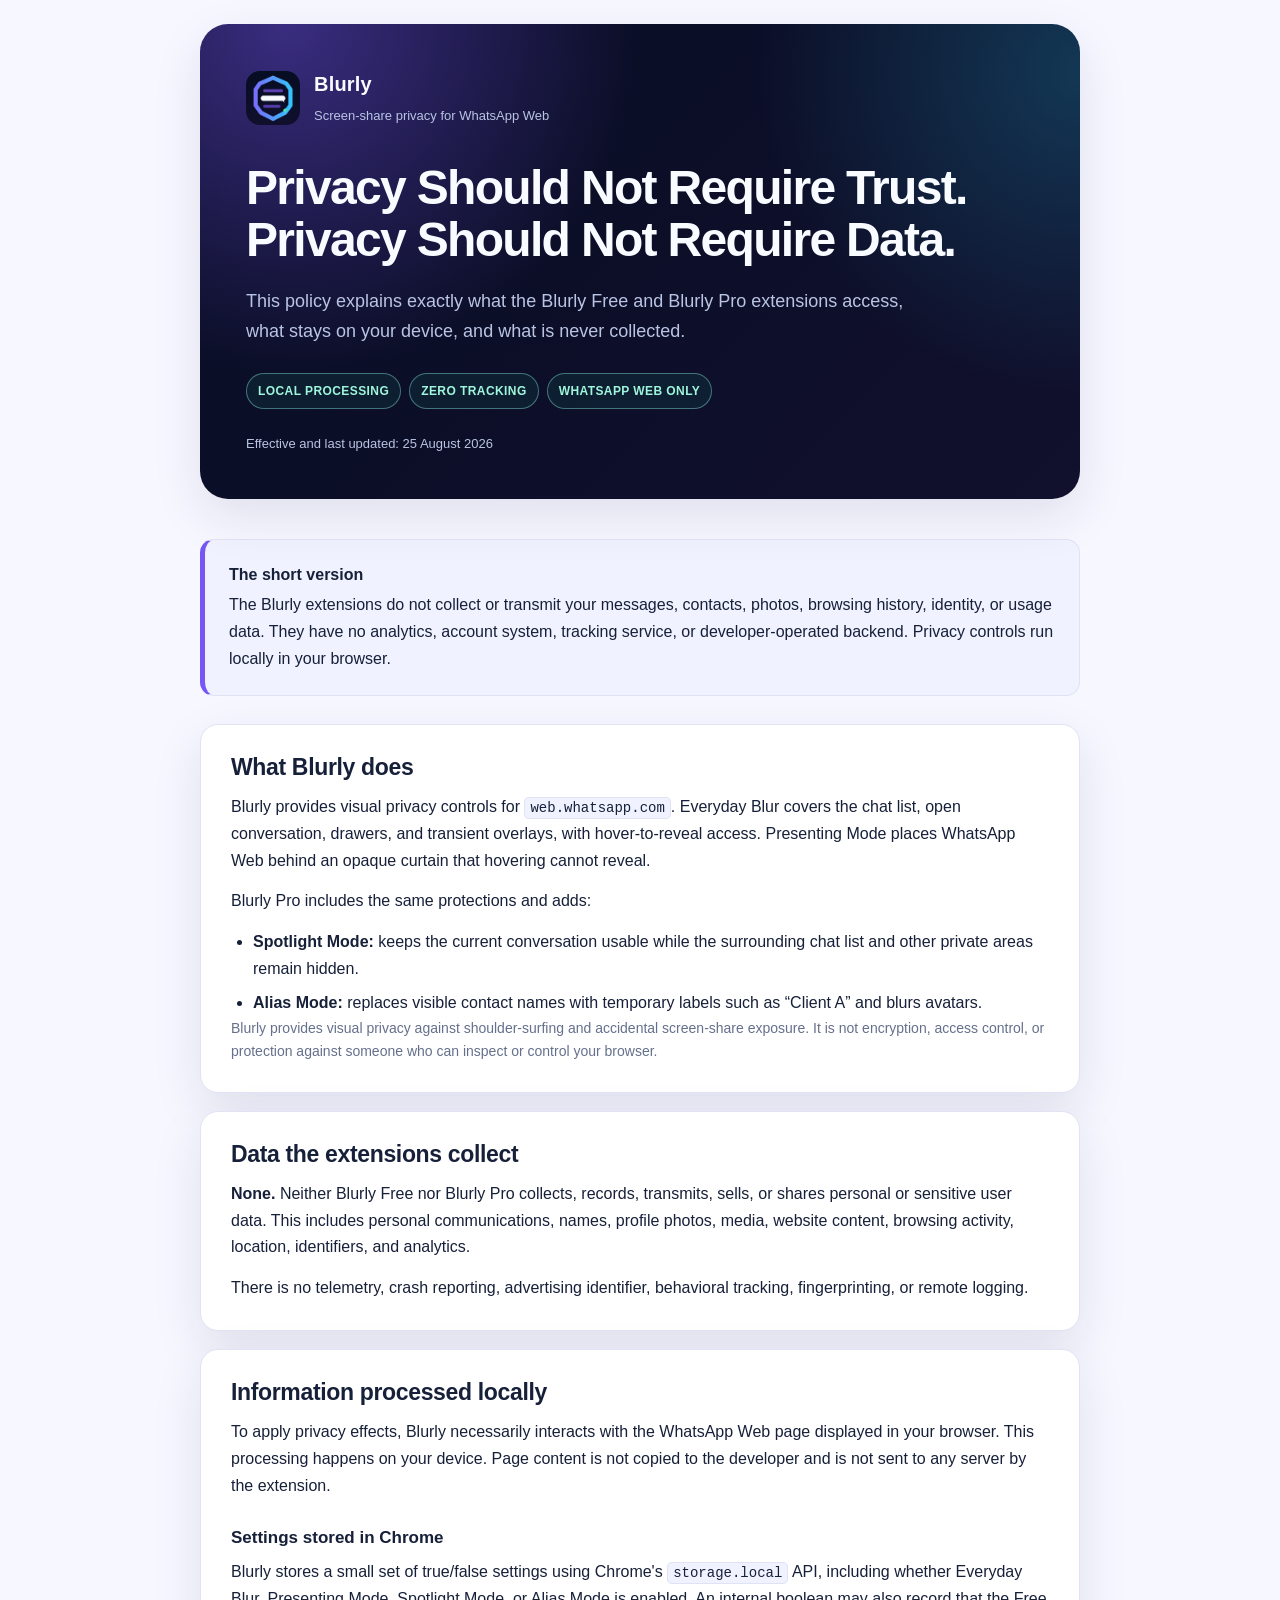
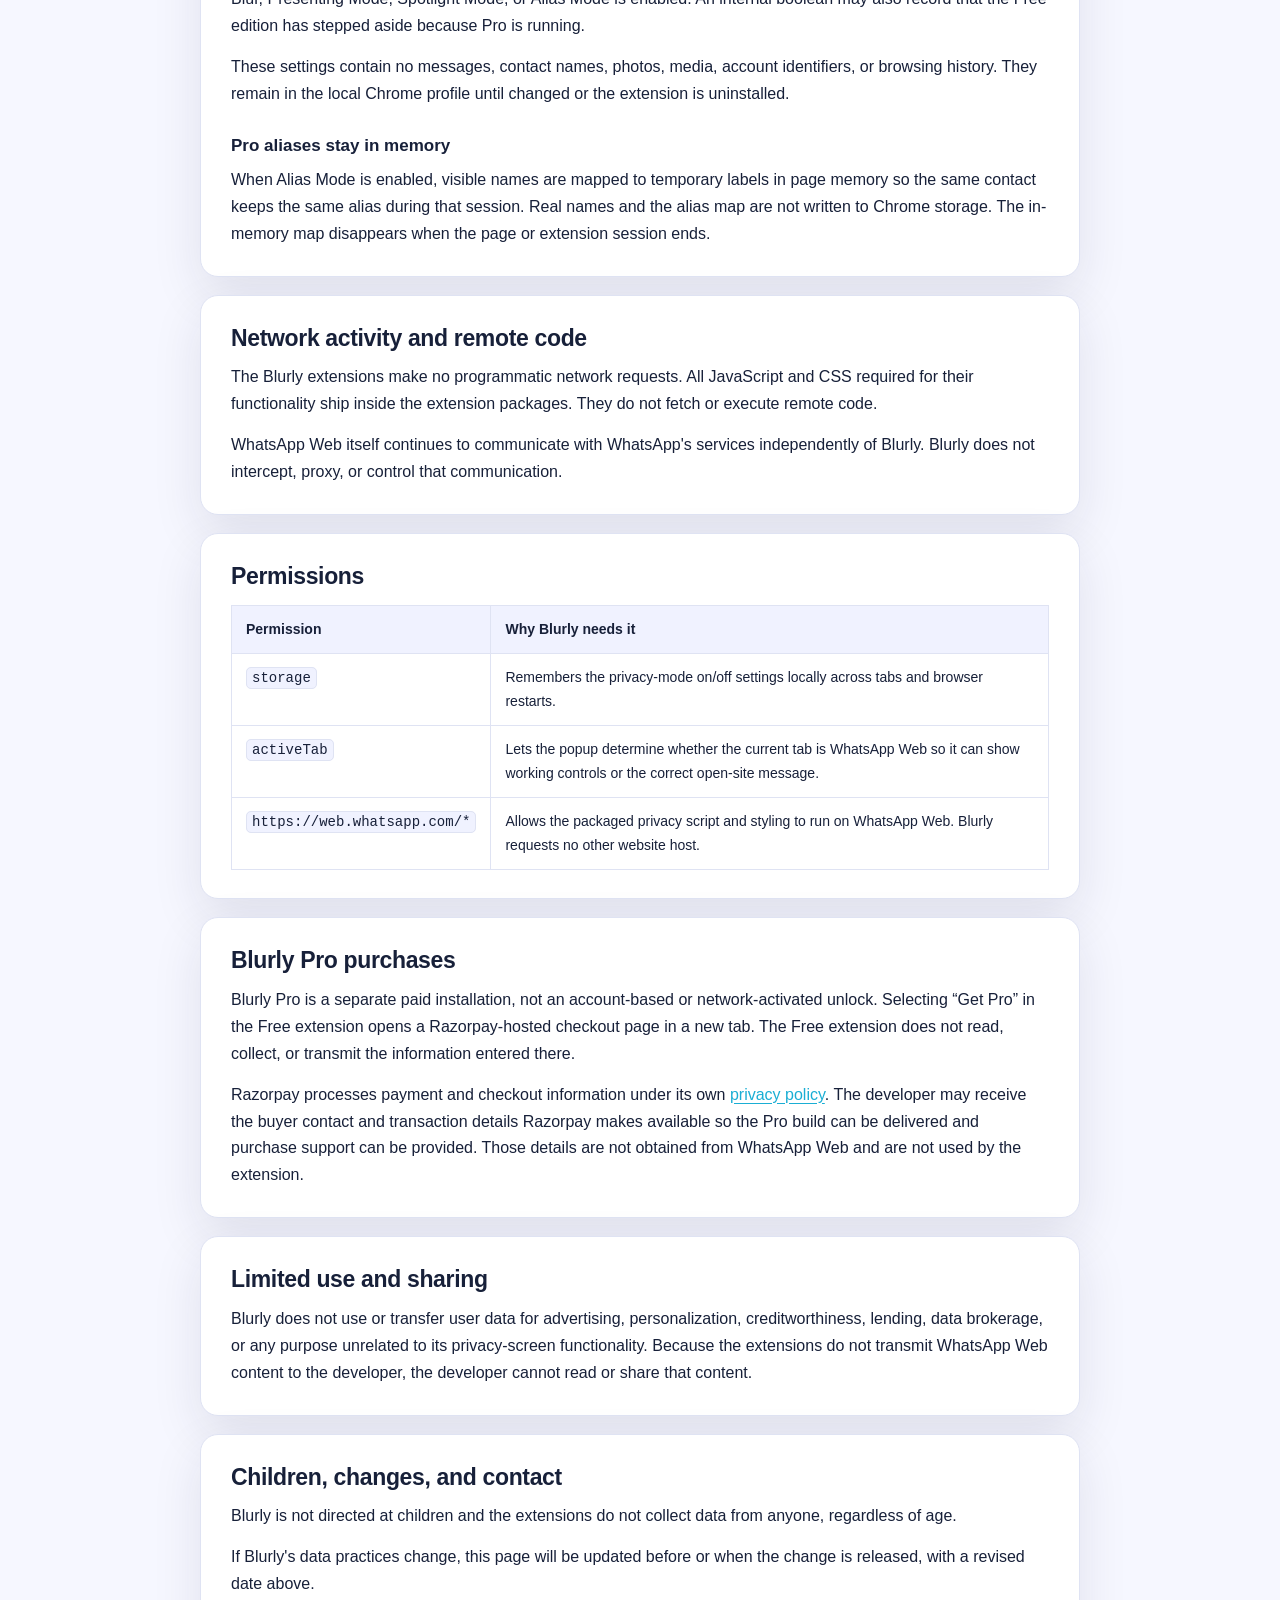
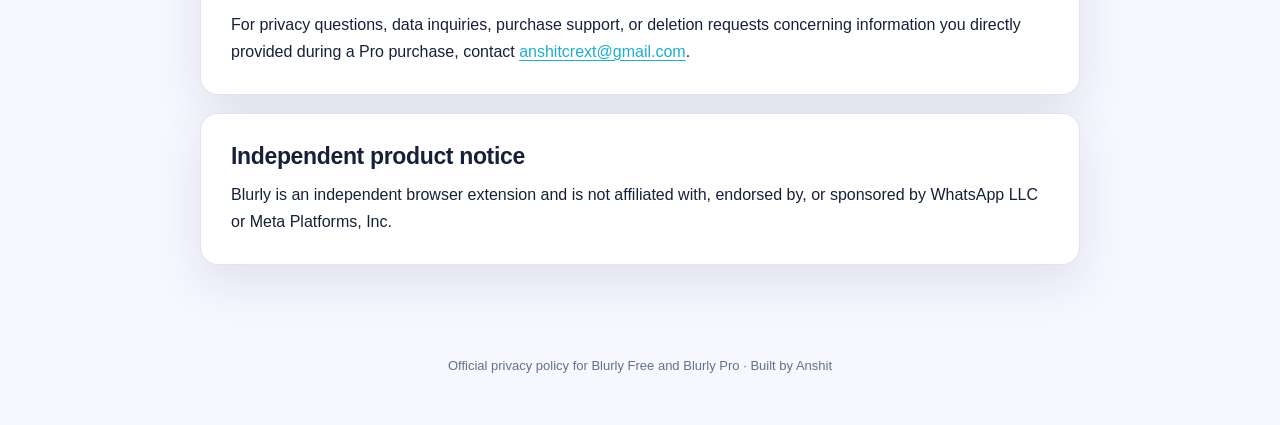
<file: docs/index.html>
<!doctype html>
<html lang="en">
<head>
<meta charset="utf-8" />
<meta name="viewport" content="width=device-width, initial-scale=1" />
<meta name="description" content="Privacy policy for Blurly and Blurly Pro, the local privacy-screen extensions for WhatsApp Web." />
<meta name="theme-color" content="#080d24" />
<title>Blurly — Privacy Policy</title>
<link rel="icon" type="image/png" href="icon128.png" />
<style>
  :root {
    color-scheme: light dark;
    --bg: #f6f7ff;
    --text: #172039;
    --muted: #65708c;
    --surface: #ffffff;
    --surface-strong: #f0f2ff;
    --border: #dfe3f3;
    --violet: #7657f6;
    --cyan: #1aaed4;
    --mint: #15956f;
    --hero: #080d24;
    --hero-text: #f8fbff;
    --hero-muted: #b9c4e3;
    --shadow: 0 18px 50px rgba(29, 32, 73, .10);
  }
  @media (prefers-color-scheme: dark) {
    :root {
      --bg: #070b1b;
      --text: #edf2ff;
      --muted: #a6b1ce;
      --surface: #10162c;
      --surface-strong: #171c3b;
      --border: #293252;
      --violet: #a184ff;
      --cyan: #43d7ff;
      --mint: #48e2b4;
      --hero: #0b1028;
      --hero-text: #f8fbff;
      --hero-muted: #b9c4e3;
      --shadow: none;
    }
  }
  * { box-sizing: border-box; }
  html { scroll-behavior: smooth; }
  body {
    margin: 0;
    background: var(--bg);
    color: var(--text);
    font: 16px/1.68 -apple-system, BlinkMacSystemFont, "Segoe UI", Roboto, Arial, sans-serif;
  }
  a { color: var(--cyan); text-underline-offset: 3px; }
  .wrap { width: min(880px, calc(100% - 32px)); margin: 0 auto; }
  .hero {
    position: relative;
    overflow: hidden;
    margin: 24px auto 40px;
    padding: 44px 46px;
    border-radius: 28px;
    color: var(--hero-text);
    background:
      radial-gradient(circle at 10% 0%, rgba(126, 88, 255, .42), transparent 38%),
      radial-gradient(circle at 100% 10%, rgba(37, 217, 255, .20), transparent 33%),
      linear-gradient(135deg, var(--hero), #11102d);
    box-shadow: var(--shadow);
  }
  .brand { display: flex; align-items: center; gap: 14px; margin-bottom: 34px; }
  .brand img { width: 54px; height: 54px; border-radius: 14px; }
  .brand strong { display: block; font-size: 20px; letter-spacing: .01em; }
  .brand span { color: var(--hero-muted); font-size: 13px; }
  h1 { margin: 0; font-size: clamp(36px, 4.2vw, 48px); line-height: 1.08; letter-spacing: -.035em; }
  .headline-line { display: block; white-space: nowrap; }
  .lead { max-width: 690px; margin: 20px 0 0; color: var(--hero-muted); font-size: 18px; }
  .meta { margin-top: 24px; color: var(--hero-muted); font-size: 13px; }
  .badges { display: flex; flex-wrap: wrap; gap: 8px; margin-top: 26px; }
  .badge {
    padding: 7px 11px;
    border: 1px solid rgba(131, 225, 211, .45);
    border-radius: 999px;
    color: #9ff6dc;
    background: rgba(24, 137, 116, .13);
    font-size: 12px;
    font-weight: 700;
    letter-spacing: .035em;
    text-transform: uppercase;
  }
  main { padding-bottom: 72px; }
  .summary {
    margin-bottom: 28px;
    padding: 22px 24px;
    border: 1px solid var(--border);
    border-left: 5px solid var(--violet);
    border-radius: 14px;
    background: var(--surface-strong);
  }
  .summary strong { display: block; margin-bottom: 4px; }
  section {
    margin: 18px 0;
    padding: 28px 30px;
    border: 1px solid var(--border);
    border-radius: 18px;
    background: var(--surface);
    box-shadow: var(--shadow);
  }
  h2 { margin: 0 0 12px; font-size: 23px; line-height: 1.25; letter-spacing: -.015em; }
  h3 { margin: 24px 0 7px; font-size: 17px; }
  p { margin: 0 0 14px; }
  p:last-child { margin-bottom: 0; }
  ul { margin: 10px 0 0; padding-left: 22px; }
  li + li { margin-top: 7px; }
  code {
    padding: 2px 5px;
    border: 1px solid var(--border);
    border-radius: 5px;
    background: var(--surface-strong);
    font-size: 14px;
  }
  .table-wrap { overflow-x: auto; margin-top: 14px; }
  table { width: 100%; border-collapse: collapse; }
  th, td { padding: 12px 14px; border: 1px solid var(--border); text-align: left; vertical-align: top; font-size: 14px; }
  th { background: var(--surface-strong); }
  .note { color: var(--muted); font-size: 14px; }
  footer { padding: 0 0 48px; color: var(--muted); font-size: 13px; text-align: center; }
  @media (max-width: 640px) {
    .hero { margin-top: 12px; padding: 30px 24px; border-radius: 20px; }
    .brand { margin-bottom: 25px; }
    .headline-line { white-space: normal; }
    section { padding: 23px 20px; border-radius: 15px; }
  }
</style>
</head>
<body>

<header class="hero wrap">
  <div class="brand">
    <img src="icon128.png" alt="Blurly icon" />
    <div><strong>Blurly</strong><span>Screen-share privacy for WhatsApp Web</span></div>
  </div>
  <h1><span class="headline-line">Privacy Should Not Require Trust.</span><span class="headline-line">Privacy Should Not Require Data.</span></h1>
  <p class="lead">This policy explains exactly what the Blurly Free and Blurly Pro extensions access, what stays on your device, and what is never collected.</p>
  <div class="badges">
    <span class="badge">Local processing</span>
    <span class="badge">Zero tracking</span>
    <span class="badge">WhatsApp Web only</span>
  </div>
  <p class="meta">Effective and last updated: 25 August 2026</p>
</header>

<main class="wrap">
  <div class="summary">
    <strong>The short version</strong>
    The Blurly extensions do not collect or transmit your messages, contacts, photos, browsing history, identity, or usage data. They have no analytics, account system, tracking service, or developer-operated backend. Privacy controls run locally in your browser.
  </div>

  <section>
    <h2>What Blurly does</h2>
    <p>Blurly provides visual privacy controls for <code>web.whatsapp.com</code>. Everyday Blur covers the chat list, open conversation, drawers, and transient overlays, with hover-to-reveal access. Presenting Mode places WhatsApp Web behind an opaque curtain that hovering cannot reveal.</p>
    <p>Blurly Pro includes the same protections and adds:</p>
    <ul>
      <li><strong>Spotlight Mode:</strong> keeps the current conversation usable while the surrounding chat list and other private areas remain hidden.</li>
      <li><strong>Alias Mode:</strong> replaces visible contact names with temporary labels such as “Client A” and blurs avatars.</li>
    </ul>
    <p class="note">Blurly provides visual privacy against shoulder-surfing and accidental screen-share exposure. It is not encryption, access control, or protection against someone who can inspect or control your browser.</p>
  </section>

  <section>
    <h2>Data the extensions collect</h2>
    <p><strong>None.</strong> Neither Blurly Free nor Blurly Pro collects, records, transmits, sells, or shares personal or sensitive user data. This includes personal communications, names, profile photos, media, website content, browsing activity, location, identifiers, and analytics.</p>
    <p>There is no telemetry, crash reporting, advertising identifier, behavioral tracking, fingerprinting, or remote logging.</p>
  </section>

  <section>
    <h2>Information processed locally</h2>
    <p>To apply privacy effects, Blurly necessarily interacts with the WhatsApp Web page displayed in your browser. This processing happens on your device. Page content is not copied to the developer and is not sent to any server by the extension.</p>

    <h3>Settings stored in Chrome</h3>
    <p>Blurly stores a small set of true/false settings using Chrome's <code>storage.local</code> API, including whether Everyday Blur, Presenting Mode, Spotlight Mode, or Alias Mode is enabled. An internal boolean may also record that the Free edition has stepped aside because Pro is running.</p>
    <p>These settings contain no messages, contact names, photos, media, account identifiers, or browsing history. They remain in the local Chrome profile until changed or the extension is uninstalled.</p>

    <h3>Pro aliases stay in memory</h3>
    <p>When Alias Mode is enabled, visible names are mapped to temporary labels in page memory so the same contact keeps the same alias during that session. Real names and the alias map are not written to Chrome storage. The in-memory map disappears when the page or extension session ends.</p>
  </section>

  <section>
    <h2>Network activity and remote code</h2>
    <p>The Blurly extensions make no programmatic network requests. All JavaScript and CSS required for their functionality ship inside the extension packages. They do not fetch or execute remote code.</p>
    <p>WhatsApp Web itself continues to communicate with WhatsApp's services independently of Blurly. Blurly does not intercept, proxy, or control that communication.</p>
  </section>

  <section>
    <h2>Permissions</h2>
    <div class="table-wrap">
      <table>
        <thead><tr><th>Permission</th><th>Why Blurly needs it</th></tr></thead>
        <tbody>
          <tr><td><code>storage</code></td><td>Remembers the privacy-mode on/off settings locally across tabs and browser restarts.</td></tr>
          <tr><td><code>activeTab</code></td><td>Lets the popup determine whether the current tab is WhatsApp Web so it can show working controls or the correct open-site message.</td></tr>
          <tr><td><code>https://web.whatsapp.com/*</code></td><td>Allows the packaged privacy script and styling to run on WhatsApp Web. Blurly requests no other website host.</td></tr>
        </tbody>
      </table>
    </div>
  </section>

  <section>
    <h2>Blurly Pro purchases</h2>
    <p>Blurly Pro is a separate paid installation, not an account-based or network-activated unlock. Selecting “Get Pro” in the Free extension opens a Razorpay-hosted checkout page in a new tab. The Free extension does not read, collect, or transmit the information entered there.</p>
    <p>Razorpay processes payment and checkout information under its own <a href="https://razorpay.com/privacy/" target="_blank" rel="noopener">privacy policy</a>. The developer may receive the buyer contact and transaction details Razorpay makes available so the Pro build can be delivered and purchase support can be provided. Those details are not obtained from WhatsApp Web and are not used by the extension.</p>
  </section>

  <section>
    <h2>Limited use and sharing</h2>
    <p>Blurly does not use or transfer user data for advertising, personalization, creditworthiness, lending, data brokerage, or any purpose unrelated to its privacy-screen functionality. Because the extensions do not transmit WhatsApp Web content to the developer, the developer cannot read or share that content.</p>
  </section>

  <section>
    <h2>Children, changes, and contact</h2>
    <p>Blurly is not directed at children and the extensions do not collect data from anyone, regardless of age.</p>
    <p>If Blurly's data practices change, this page will be updated before or when the change is released, with a revised date above.</p>
    <p>For privacy questions, data inquiries, purchase support, or deletion requests concerning information you directly provided during a Pro purchase, contact <a href="mailto:anshitcrext@gmail.com">anshitcrext@gmail.com</a>.</p>
  </section>

  <section>
    <h2>Independent product notice</h2>
    <p>Blurly is an independent browser extension and is not affiliated with, endorsed by, or sponsored by WhatsApp LLC or Meta Platforms, Inc.</p>
  </section>
</main>

<footer class="wrap">Official privacy policy for Blurly Free and Blurly Pro · Built by Anshit</footer>

</body>
</html>
</file>
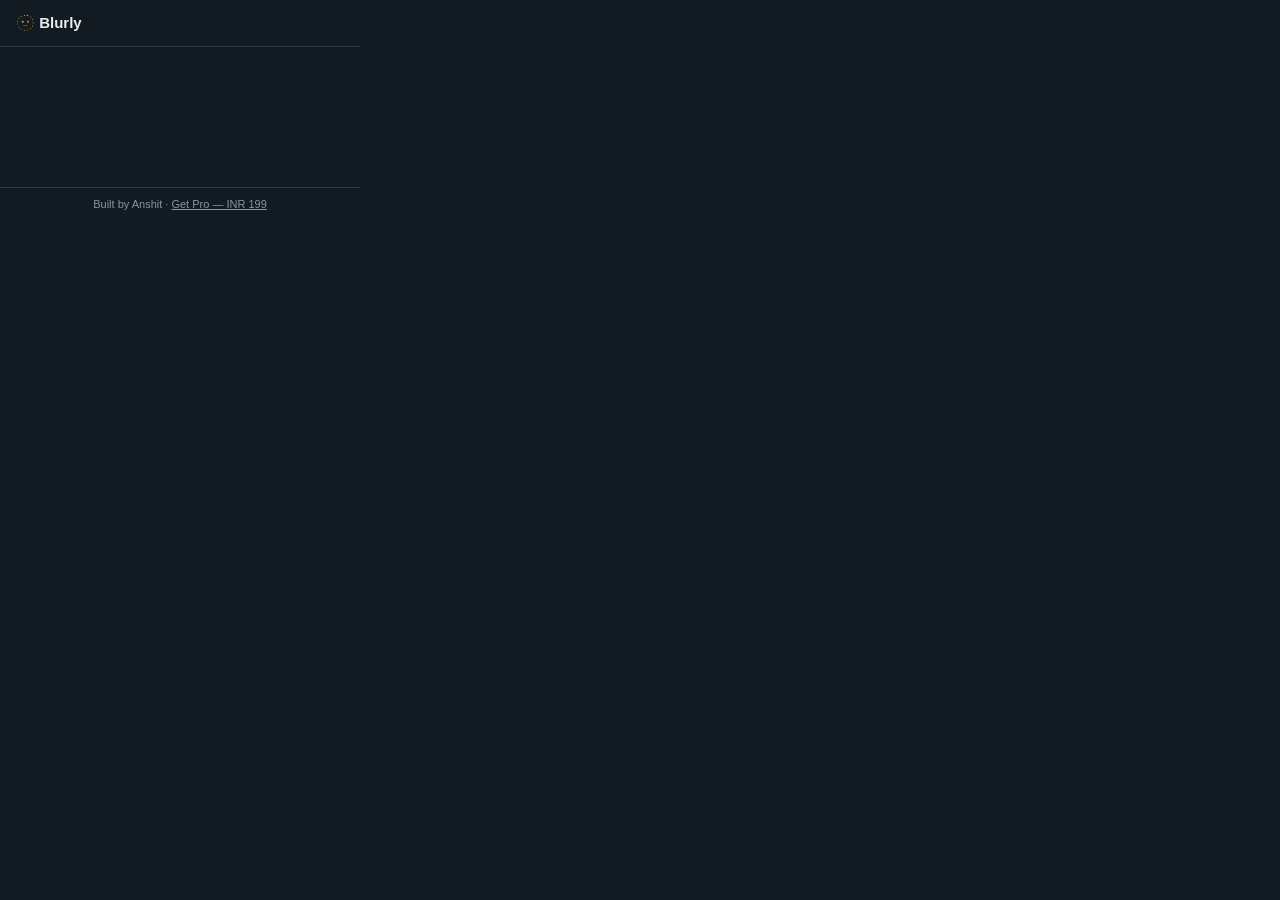
<file: popup.html>
<!doctype html>
<html>
<head>
  <meta charset="utf-8" />
  <link rel="stylesheet" href="popup.css" />
</head>
<body>
  <header class="wwb-header">
    <span class="wwb-logo">🫥 Blurly</span>
  </header>

  <main id="wwb-main">
    <div id="wwb-state-ready" class="wwb-panel wwb-hidden">
      <div class="wwb-row">
        <div>
          <div class="wwb-label">Blur chats</div>
          <div class="wwb-sub">Hover to reveal · Ctrl+Shift+Y</div>
        </div>
        <label class="wwb-switch">
          <input type="checkbox" id="wwb-toggle" />
          <span class="wwb-slider"></span>
        </label>
      </div>

      <div class="wwb-row wwb-row-stack">
        <div>
          <div class="wwb-label">Presenting mode</div>
          <div class="wwb-sub">Safe for screen sharing — hover can't reveal anything. Ctrl+Shift+U</div>
        </div>
        <label class="wwb-switch">
          <input type="checkbox" id="wwb-present" />
          <span class="wwb-slider"></span>
        </label>
      </div>

      <div class="wwb-hint">Sharing your screen? Turn on Presenting mode — it stays covered even if your mouse crosses the chat list.</div>

      <div class="wwb-pro" id="wwb-pro-section">
        <div class="wwb-pro-head">
          <span>Work through the call</span>
          <span class="wwb-badge" id="wwb-pro-badge">PRO</span>
        </div>

        <div class="wwb-row wwb-row-stack">
          <div>
            <div class="wwb-label">Spotlight this chat</div>
            <div class="wwb-sub">Show the one thread you're discussing. Every other client stays hidden. Ctrl+Shift+G</div>
          </div>
          <label class="wwb-switch">
            <input type="checkbox" id="wwb-spotlight" />
            <span class="wwb-slider"></span>
          </label>
        </div>

        <div class="wwb-row wwb-row-stack">
          <div>
            <div class="wwb-label">Alias names</div>
            <div class="wwb-sub">Names and photos become "Client A", "Client B". Share the conversation, not the identity. Ctrl+Shift+K</div>
          </div>
          <label class="wwb-switch">
            <input type="checkbox" id="wwb-alias" />
            <span class="wwb-slider"></span>
          </label>
        </div>

        <div class="wwb-gate">
          <button id="wwb-unlock" class="wwb-cta wwb-unlock">Get Pro — INR 199 one-time, no subscription</button>
          <div class="wwb-note">Emailed to you after purchase — use a real email at checkout. No account, no network calls.</div>
        </div>
      </div>
    </div>

    <div id="wwb-state-wrongsite" class="wwb-panel wwb-hidden wwb-empty">
      <div class="wwb-empty-icon">🔗</div>
      <div class="wwb-empty-text">Open WhatsApp Web to use the blur toggle here.</div>
      <button id="wwb-open-wa" class="wwb-cta">Open web.whatsapp.com</button>
    </div>

    <div id="wwb-state-superseded" class="wwb-panel wwb-hidden wwb-empty">
      <div class="wwb-empty-icon">✅</div>
      <div class="wwb-empty-text"><strong>Blurly Pro is running.</strong><br />This free copy has stepped aside so the two don't fight over the same page. Use the Pro popup — or remove this one.</div>
    </div>

    <div id="wwb-state-error" class="wwb-panel wwb-hidden wwb-empty">
      <div class="wwb-empty-icon">⚠️</div>
      <div class="wwb-empty-text">Couldn't reach this tab. Reload WhatsApp Web and try again.</div>
    </div>
  </main>

  <div id="wwb-toast" class="wwb-toast wwb-hidden"></div>

  <footer class="wwb-footer">Built by Anshit · <a href="https://rzp.io/rzp/SRLCfoV" target="_blank" rel="noopener">Get Pro — INR 199</a></footer>

  <script src="popup.js"></script>
</body>
</html>
</file>
<file: popup.css>
:root {
  --wwb-bg: #111b21;
  --wwb-surface: #1f2c33;
  --wwb-border: #2a3942;
  --wwb-text-primary: #e9edef;
  --wwb-text-secondary: #8696a0;
  --wwb-primary: #25d366;
  --wwb-primary-hover: #1fb858;
  --wwb-danger: #f15c6d;
  --wwb-font: "Inter", -apple-system, "Segoe UI", Roboto, Arial, sans-serif;
}

* { box-sizing: border-box; }

html, body {
  margin: 0;
  width: 360px;
  max-height: 560px;
  overflow-y: auto;
  background: var(--wwb-bg);
  color: var(--wwb-text-primary);
  font-family: var(--wwb-font);
  font-size: 14px;
}

.wwb-header {
  padding: 14px 16px;
  border-bottom: 1px solid var(--wwb-border);
}

.wwb-logo {
  font-weight: 600;
  font-size: 15px;
}

#wwb-main {
  padding: 16px;
  min-height: 140px;
}

.wwb-hidden { display: none !important; }

.wwb-panel {}

.wwb-row {
  display: flex;
  align-items: center;
  justify-content: space-between;
  gap: 12px;
  background: var(--wwb-surface);
  border: 1px solid var(--wwb-border);
  border-radius: 10px;
  padding: 12px 14px;
}

.wwb-label {
  font-weight: 600;
}

.wwb-sub {
  color: var(--wwb-text-secondary);
  font-size: 12px;
  margin-top: 2px;
}

.wwb-row-stack {
  margin-top: 8px;
}

.wwb-hint {
  color: var(--wwb-text-secondary);
  font-size: 12px;
  margin-top: 12px;
  line-height: 1.4;
}

.wwb-switch {
  position: relative;
  width: 40px;
  height: 22px;
  flex-shrink: 0;
}

.wwb-switch input {
  opacity: 0;
  width: 0;
  height: 0;
}

.wwb-slider {
  position: absolute;
  inset: 0;
  background: var(--wwb-border);
  border-radius: 999px;
  cursor: pointer;
  transition: background 0.15s ease;
}

.wwb-slider::before {
  content: "";
  position: absolute;
  width: 18px;
  height: 18px;
  left: 2px;
  top: 2px;
  background: var(--wwb-text-primary);
  border-radius: 50%;
  transition: transform 0.15s ease;
}

.wwb-switch input:checked + .wwb-slider {
  background: var(--wwb-primary);
}

.wwb-switch input:checked + .wwb-slider::before {
  transform: translateX(18px);
}

.wwb-switch input:focus-visible + .wwb-slider {
  outline: 2px solid var(--wwb-primary);
  outline-offset: 2px;
}

.wwb-empty {
  text-align: center;
  padding: 24px 8px;
}

.wwb-empty-icon {
  font-size: 28px;
  margin-bottom: 8px;
}

.wwb-empty-text {
  color: var(--wwb-text-secondary);
  line-height: 1.4;
  margin-bottom: 14px;
}

.wwb-cta {
  background: var(--wwb-primary);
  color: #06140c;
  border: none;
  border-radius: 8px;
  padding: 8px 16px;
  font-weight: 600;
  font-size: 13px;
  cursor: pointer;
}

.wwb-cta:hover {
  background: var(--wwb-primary-hover);
}

.wwb-pro {
  margin-top: 16px;
  padding-top: 14px;
  border-top: 1px solid var(--wwb-border);
}

.wwb-pro-head {
  display: flex;
  align-items: center;
  justify-content: space-between;
  margin-bottom: 10px;
  font-weight: 600;
  font-size: 13px;
}

.wwb-badge {
  background: var(--wwb-primary);
  color: #06140c;
  font-size: 10px;
  font-weight: 700;
  letter-spacing: 0.04em;
  padding: 2px 7px;
  border-radius: 999px;
}

/* Locked: readable, obviously unavailable, and the switches don't respond. */
.wwb-pro.wwb-locked .wwb-row {
  opacity: 0.5;
}

.wwb-pro.wwb-locked .wwb-switch {
  pointer-events: none;
}

.wwb-unlock {
  width: 100%;
}

/* The whole purchase/activate block only exists while Pro is locked. */
.wwb-gate {
  display: none;
  margin-top: 12px;
}

.wwb-pro.wwb-locked .wwb-gate {
  display: block;
  /* ponytail: sticky, not restructured — the popup is taller than its 560px
     cap, so without this the buy button falls below the fold. */
  position: sticky;
  bottom: 0;
  background: var(--wwb-bg);
  padding-bottom: 10px;
}

.wwb-note {
  color: var(--wwb-text-secondary);
  font-size: 11px;
  line-height: 1.4;
  margin-top: 8px;
}

.wwb-toast {
  position: fixed;
  left: 16px;
  right: 16px;
  bottom: 40px;
  background: var(--wwb-surface);
  border: 1px solid var(--wwb-border);
  color: var(--wwb-text-primary);
  padding: 8px 12px;
  border-radius: 8px;
  font-size: 12px;
  text-align: center;
}

.wwb-footer {
  padding: 10px 16px;
  border-top: 1px solid var(--wwb-border);
  background: var(--wwb-bg);
  color: var(--wwb-text-secondary);
  font-size: 11px;
  text-align: center;
}

.wwb-footer a {
  color: var(--wwb-text-secondary);
}
</file>
